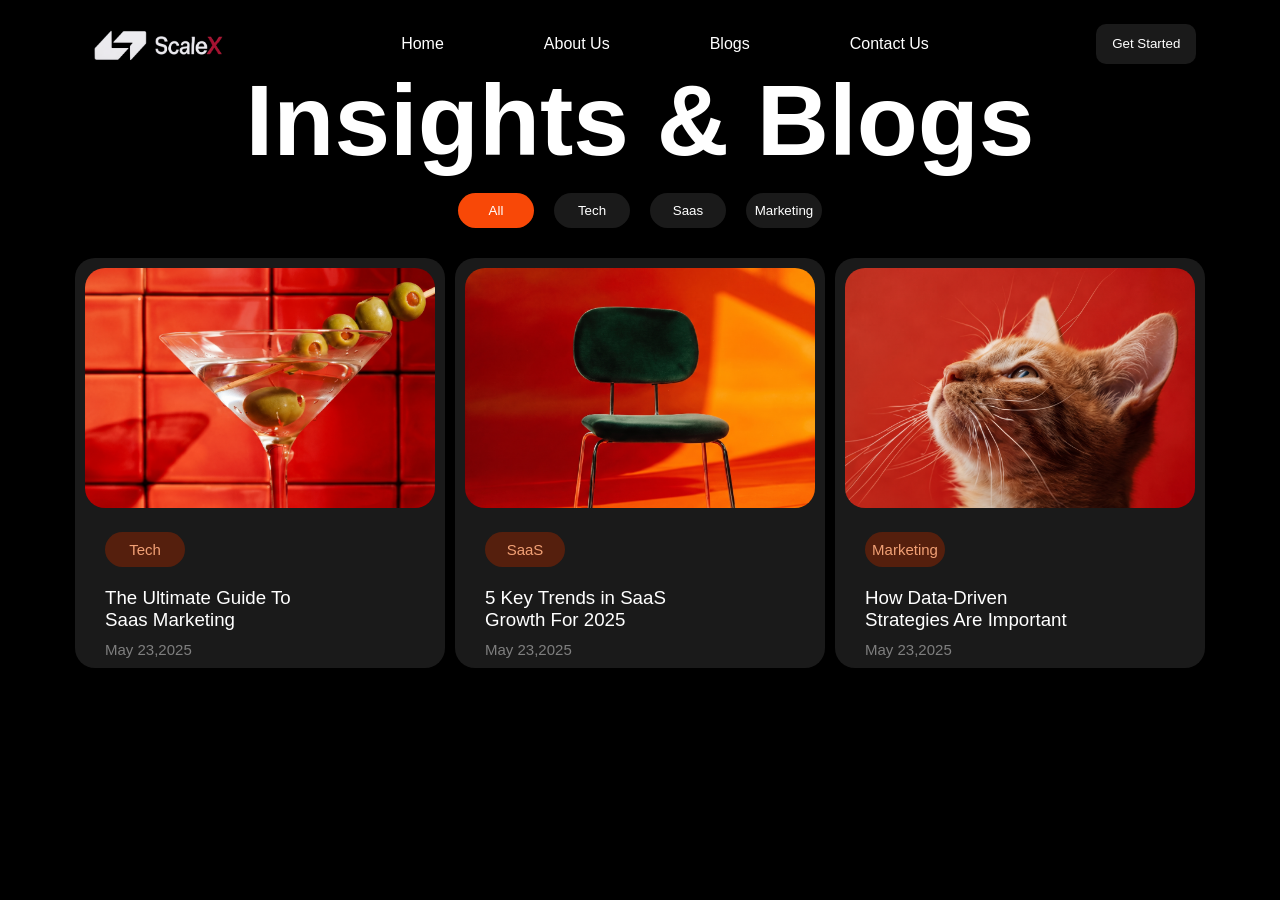
<file: Easy Website/frontend/index.html>
<!DOCTYPE html>
<html lang="en">

<head>
    <meta charset="UTF-8">
    <meta name="viewport" content="width=device-width, initial-scale=1.0">
    <link rel="stylesheet" href="style.css">
    <title>Easy Website - shravan nalacherla</title>
</head>

<body>
    <nav>
        <img src="./assets/images/scalex-logo.png" alt="Scalex logo">
        <ul>
            <li>Home</li>
            <li>About Us</li>
            <li>Blogs</li>
            <li>Contact Us</li>
        </ul>
        <button>Get Started</button>
    </nav>

    <h1>Insights & Blogs</h1>

    <div class="tags">
        <button class="a1">All</button>
        <button class="a2">Tech</button>
        <button class="a3">Saas</button>
        <button class="a4">Marketing</button>
    </div>

    <div class="showcase">
        <div class="card">
            <img src="./assets/images/img1.png" alt="SaaS marketing article cover">
            <div class="info1">
                <button>Tech</button>
                <h3>The Ultimate Guide To <br> Saas Marketing</h3>
                <h4>May 23,2025</h4>
            </div>
        </div>

            <div class="card">
                <img src="./assets/images/img2.png" alt="SaaS growth article cover">
                <div class="info1">
                    <button>SaaS</button>
                    <h3>5 Key Trends in SaaS<br> Growth For 2025</h3>
                    <h4>May 23,2025</h4>
                </div>
            </div>

                <div class="card">
                    <img src="./assets/images/img3.png" alt="Data-driven marketing article cover">
                    <div class="info1">
                        <button>Marketing</button>
                        <h3>How Data-Driven <br>Strategies Are Important</h3>
                        <h4>May 23,2025</h4>
                    </div>
                </div>

</body>

</html>
</file>
<file: Easy Website/frontend/style.css>
* {
    margin: 0;
    padding: 0;
    box-sizing: border-box;
    font-family: Arial, Helvetica, sans-serif;
}

html,
body {
    width: 100%;
    height: 100%;
    background-color: black;
}

nav {
    display: flex;
    align-items: center;
    justify-content: space-around;
    position: relative;
    top: 20px;
}

nav img {
    width: 150px;
}

nav ul {
    list-style: none;
    display: flex;
    align-items: center;
    gap: 100px;
    color: white;
}

nav button {
    background-color: rgb(26, 26, 26);
    color: white;
    border: none;
    border-radius: 10px;
    padding: 15px;
    width: 100px;
    height: 40px;
    display: flex;
    align-items: center;
    justify-content: center;
}

h1 {
    color: white;
    font-size: 100px;
    display: flex;
    align-items: center;
    justify-content: center;
    position: relative;
    top: 15px;
}

.tags {
    display: flex;
    justify-content: center;
    gap: 20px;
    position: relative;
    top: 30px;
}

.tags button{
    display: flex;
    align-items: center;
    width: 76px;
    height: 35px;
    border-radius: 20px;
    justify-content: center;
    color: white;
    background-color: rgb(26, 26, 26);
    border: none;
    padding: 10px;
}
.tags .a1{
    background-color: #f84807;
}
.showcase{
    display: flex;
    gap: 10px;
    position: relative;
    top: 60px;
    justify-content: center;
}
.showcase .card{
    background-color: rgb(26, 26, 26);
    border-radius: 20px;
    padding: 10px;
    width: 370px;
    height: 410px;
}
.showcase .card img{
    width: 350px;
    height: 240px;
    background-size: cover;
    object-fit: cover;
    border-radius: 20px;

}
.card .info1 button{
    background-color: #551f0d;
    color: #f1a075;
    border-radius: 20px;
    padding: 10px;
    width: 80px;
    height: 35px;
    border: none;
    font-size: 15px;
    display: flex;
    align-items: center;
    justify-content: center;
    margin: 20px;
}

.card .info1 h3{
    color: white;
    font-weight: 300;
    margin-left: 20px;
}

.card .info1 h4{
    color: rgb(127, 127, 127);
    font-weight: 300;
    margin-left: 20px;
    margin-top: 10px;
    font-size: 15px;
}
</file>
